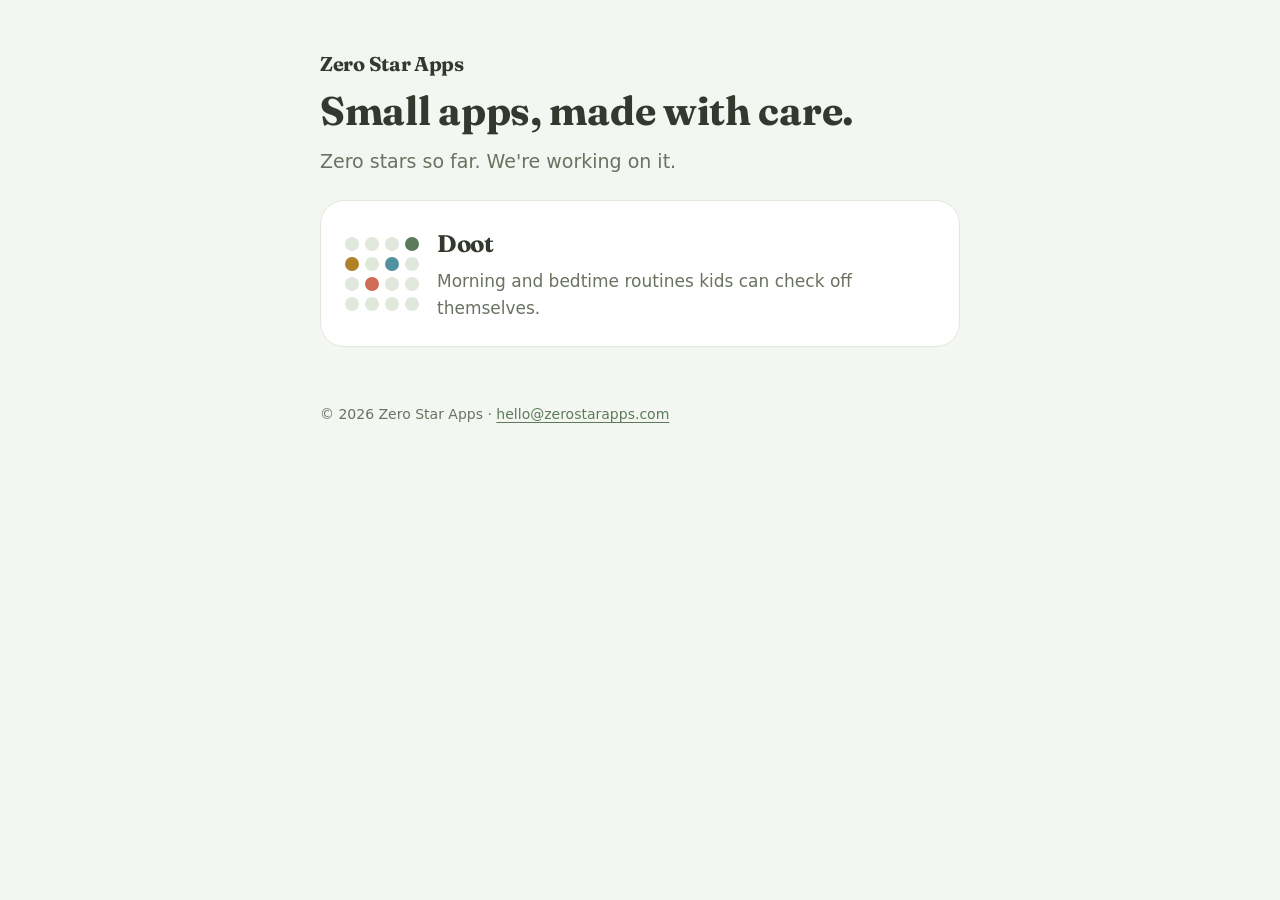
<file: index.html>
<!doctype html>
<html lang="en">
<head>
<meta charset="utf-8">
<meta name="viewport" content="width=device-width, initial-scale=1">
<link rel="preconnect" href="https://fonts.googleapis.com">
<link rel="preconnect" href="https://fonts.gstatic.com" crossorigin>
<link rel="stylesheet" href="https://fonts.googleapis.com/css2?family=Fraunces:opsz,wght@9..144,700&display=swap">
<link rel="stylesheet" href="/styles.css">
<title>Zero Star Apps</title>
<meta name="description" content="Small, thoughtful apps for everyday life.">
</head>
<body>
<main>
  <nav><a class="brand" href="/">Zero Star Apps</a></nav>
  <h1>Small apps, made with care.</h1>
  <p class="lead">Zero stars so far. We're working on it.</p>

  <a class="card app-row" href="/doot/">
    <div class="dots" aria-hidden="true">
      <span></span><span></span><span></span><span style="background:var(--primary)"></span>
      <span style="background:var(--gold)"></span><span></span><span style="background:var(--sky)"></span><span></span>
      <span></span><span style="background:var(--berry)"></span><span></span><span></span>
      <span></span><span></span><span></span><span></span>
    </div>
    <div>
      <h2>Doot</h2>
      <p class="muted" style="margin:4px 0 0">Morning and bedtime routines kids can check off themselves.</p>
    </div>
  </a>

  <footer>© 2026 Zero Star Apps · <a href="mailto:hello@zerostarapps.com">hello@zerostarapps.com</a></footer>
</main>
</body>
</html>
</file>
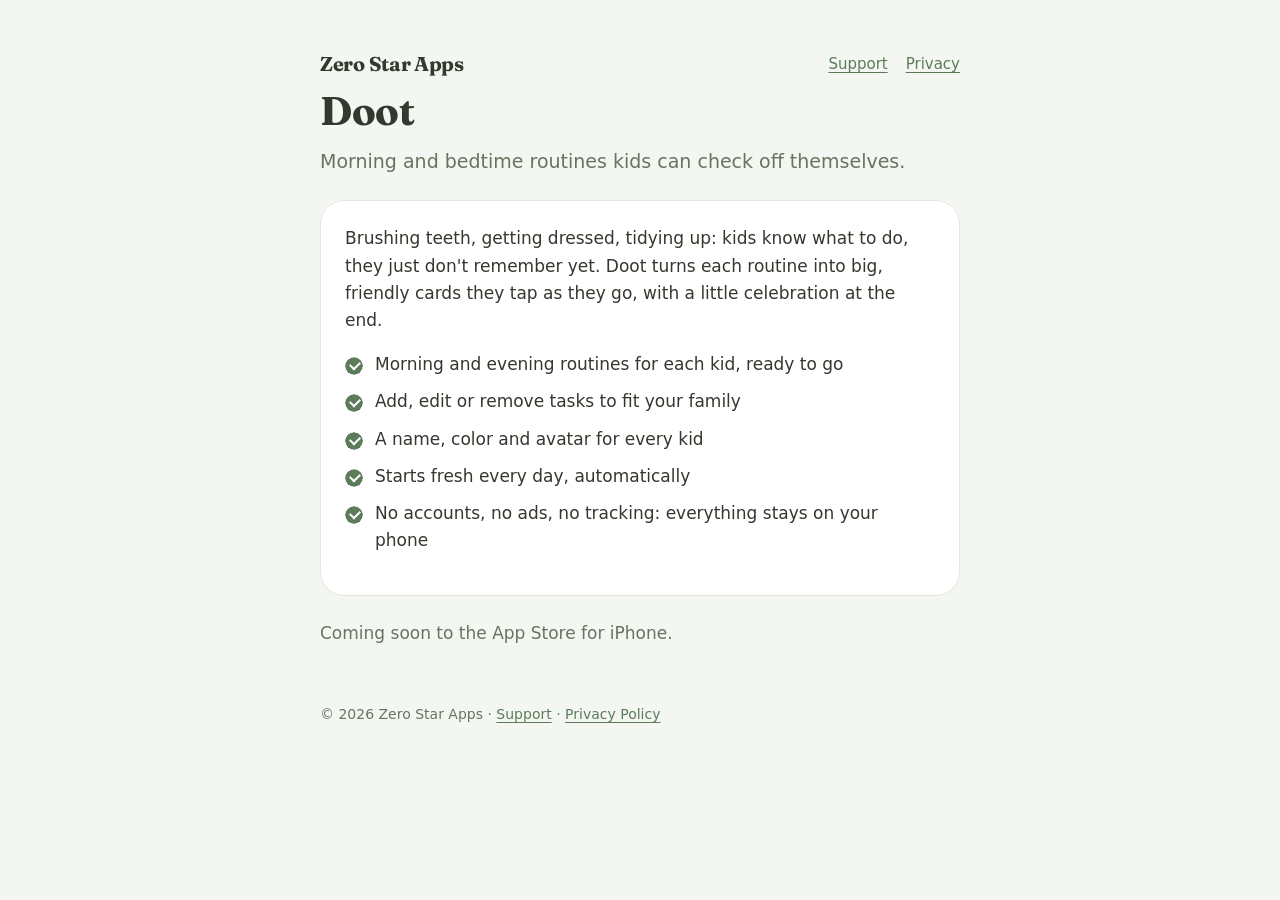
<file: doot/index.html>
<!doctype html>
<html lang="en">
<head>
<meta charset="utf-8">
<meta name="viewport" content="width=device-width, initial-scale=1">
<link rel="preconnect" href="https://fonts.googleapis.com">
<link rel="preconnect" href="https://fonts.gstatic.com" crossorigin>
<link rel="stylesheet" href="https://fonts.googleapis.com/css2?family=Fraunces:opsz,wght@9..144,700&display=swap">
<link rel="stylesheet" href="/styles.css">
<title>Doot — Kids' Routines</title>
<meta name="description" content="Doot turns morning and bedtime routines into a checklist kids can tap through themselves.">
</head>
<body>
<main>
  <nav><a class="brand" href="/">Zero Star Apps</a><a href="/doot/support/">Support</a><a href="/doot/privacy/">Privacy</a></nav>
  <h1>Doot</h1>
  <p class="lead">Morning and bedtime routines kids can check off themselves.</p>

  <div class="card">
    <p style="margin-top:0">Brushing teeth, getting dressed, tidying up: kids know what to do, they just don't remember yet. Doot turns each routine into big, friendly cards they tap as they go, with a little celebration at the end.</p>
    <ul class="checks">
      <li>Morning and evening routines for each kid, ready to go</li>
      <li>Add, edit or remove tasks to fit your family</li>
      <li>A name, color and avatar for every kid</li>
      <li>Starts fresh every day, automatically</li>
      <li>No accounts, no ads, no tracking: everything stays on your phone</li>
    </ul>
  </div>

  <p class="muted">Coming soon to the App Store for iPhone.</p>

  <footer>© 2026 Zero Star Apps · <a href="/doot/support/">Support</a> · <a href="/doot/privacy/">Privacy Policy</a></footer>
</main>
</body>
</html>
</file>
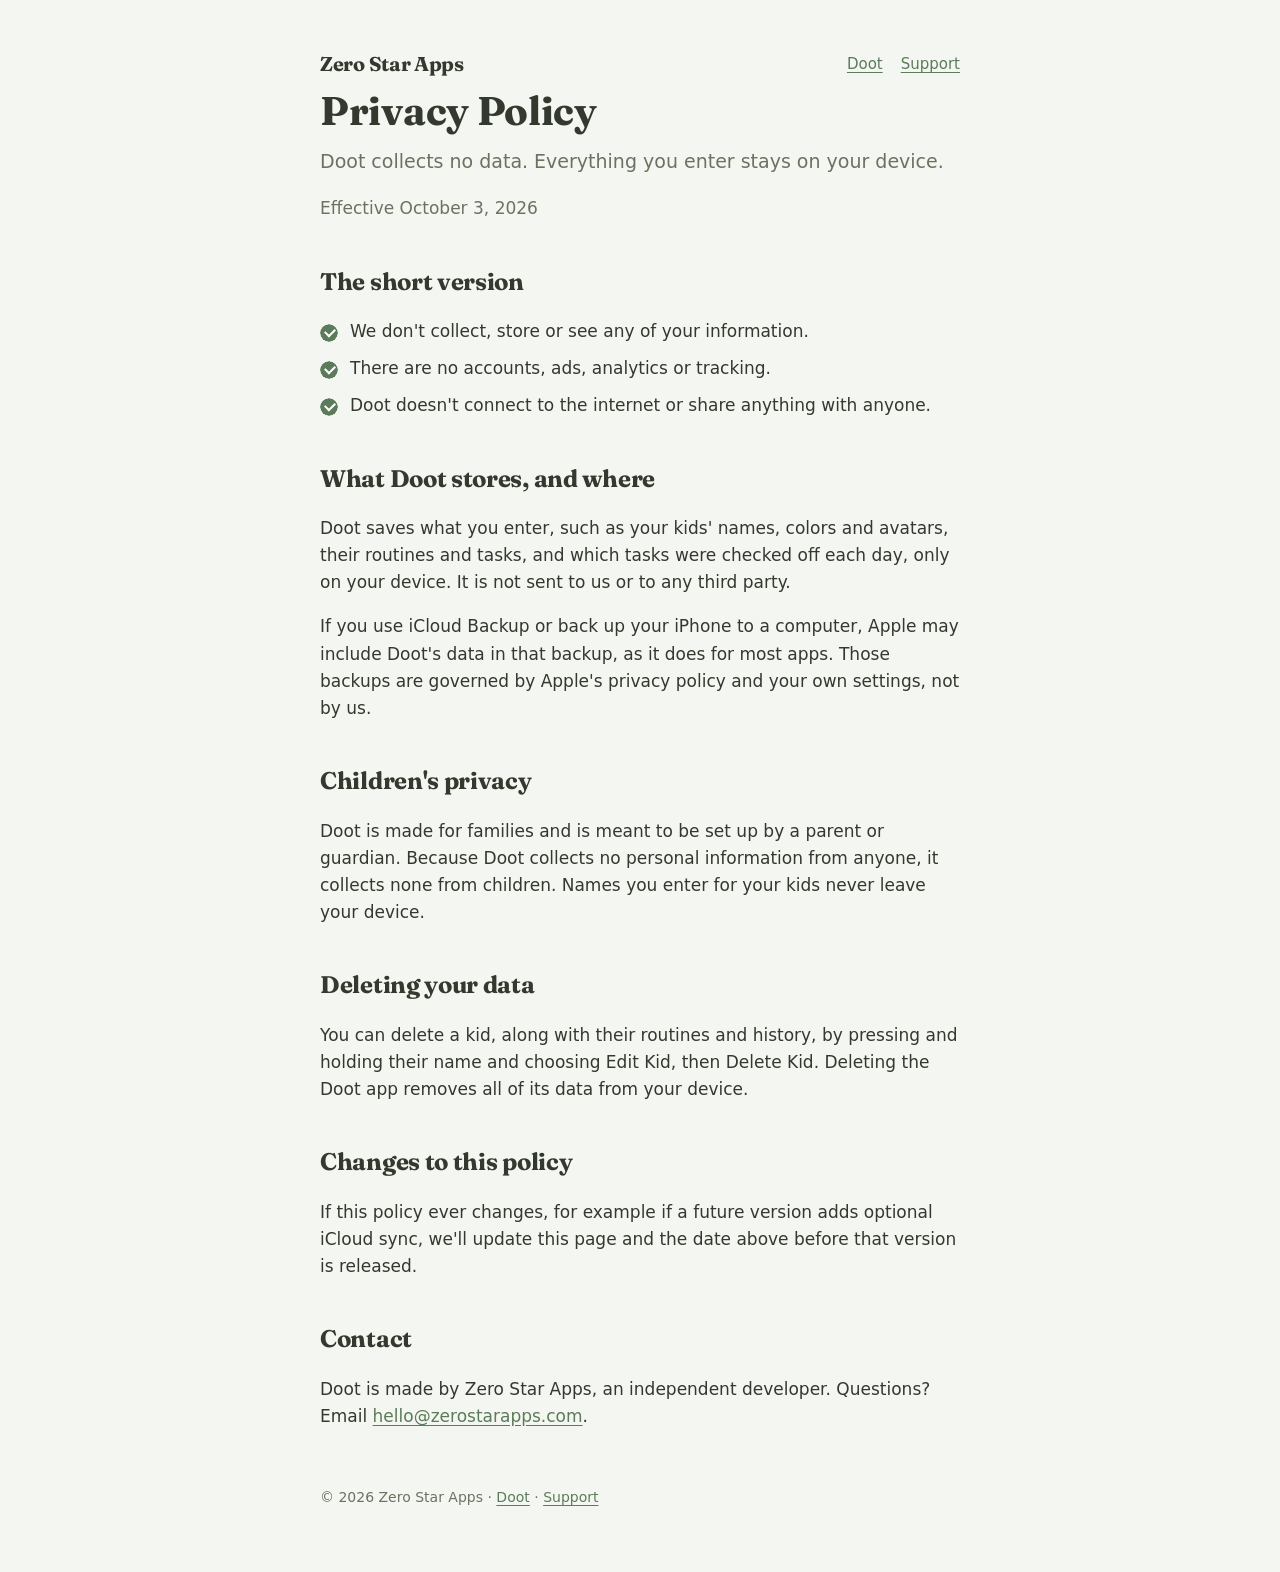
<file: doot/privacy/index.html>
<!doctype html>
<html lang="en">
<head>
<meta charset="utf-8">
<meta name="viewport" content="width=device-width, initial-scale=1">
<link rel="preconnect" href="https://fonts.googleapis.com">
<link rel="preconnect" href="https://fonts.gstatic.com" crossorigin>
<link rel="stylesheet" href="https://fonts.googleapis.com/css2?family=Fraunces:opsz,wght@9..144,700&display=swap">
<link rel="stylesheet" href="/styles.css">
<title>Doot Privacy Policy</title>
<meta name="description" content="Doot collects no data. Everything you enter stays on your device.">
</head>
<body>
<main>
  <nav><a class="brand" href="/">Zero Star Apps</a><a href="/doot/">Doot</a><a href="/doot/support/">Support</a></nav>
  <h1>Privacy Policy</h1>
  <p class="lead">Doot collects no data. Everything you enter stays on your device.</p>
  <p class="muted">Effective October 3, 2026</p>

  <h2>The short version</h2>
  <ul class="checks">
    <li>We don't collect, store or see any of your information.</li>
    <li>There are no accounts, ads, analytics or tracking.</li>
    <li>Doot doesn't connect to the internet or share anything with anyone.</li>
  </ul>

  <h2>What Doot stores, and where</h2>
  <p>Doot saves what you enter, such as your kids' names, colors and avatars, their routines and tasks, and which tasks were checked off each day, only on your device. It is not sent to us or to any third party.</p>
  <p>If you use iCloud Backup or back up your iPhone to a computer, Apple may include Doot's data in that backup, as it does for most apps. Those backups are governed by Apple's privacy policy and your own settings, not by us.</p>

  <h2>Children's privacy</h2>
  <p>Doot is made for families and is meant to be set up by a parent or guardian. Because Doot collects no personal information from anyone, it collects none from children. Names you enter for your kids never leave your device.</p>

  <h2>Deleting your data</h2>
  <p>You can delete a kid, along with their routines and history, by pressing and holding their name and choosing Edit Kid, then Delete Kid. Deleting the Doot app removes all of its data from your device.</p>

  <h2>Changes to this policy</h2>
  <p>If this policy ever changes, for example if a future version adds optional iCloud sync, we'll update this page and the date above before that version is released.</p>

  <h2>Contact</h2>
  <p>Doot is made by Zero Star Apps, an independent developer. Questions? Email <a href="mailto:hello@zerostarapps.com">hello@zerostarapps.com</a>.</p>

  <footer>© 2026 Zero Star Apps · <a href="/doot/">Doot</a> · <a href="/doot/support/">Support</a></footer>
</main>
</body>
</html>
</file>
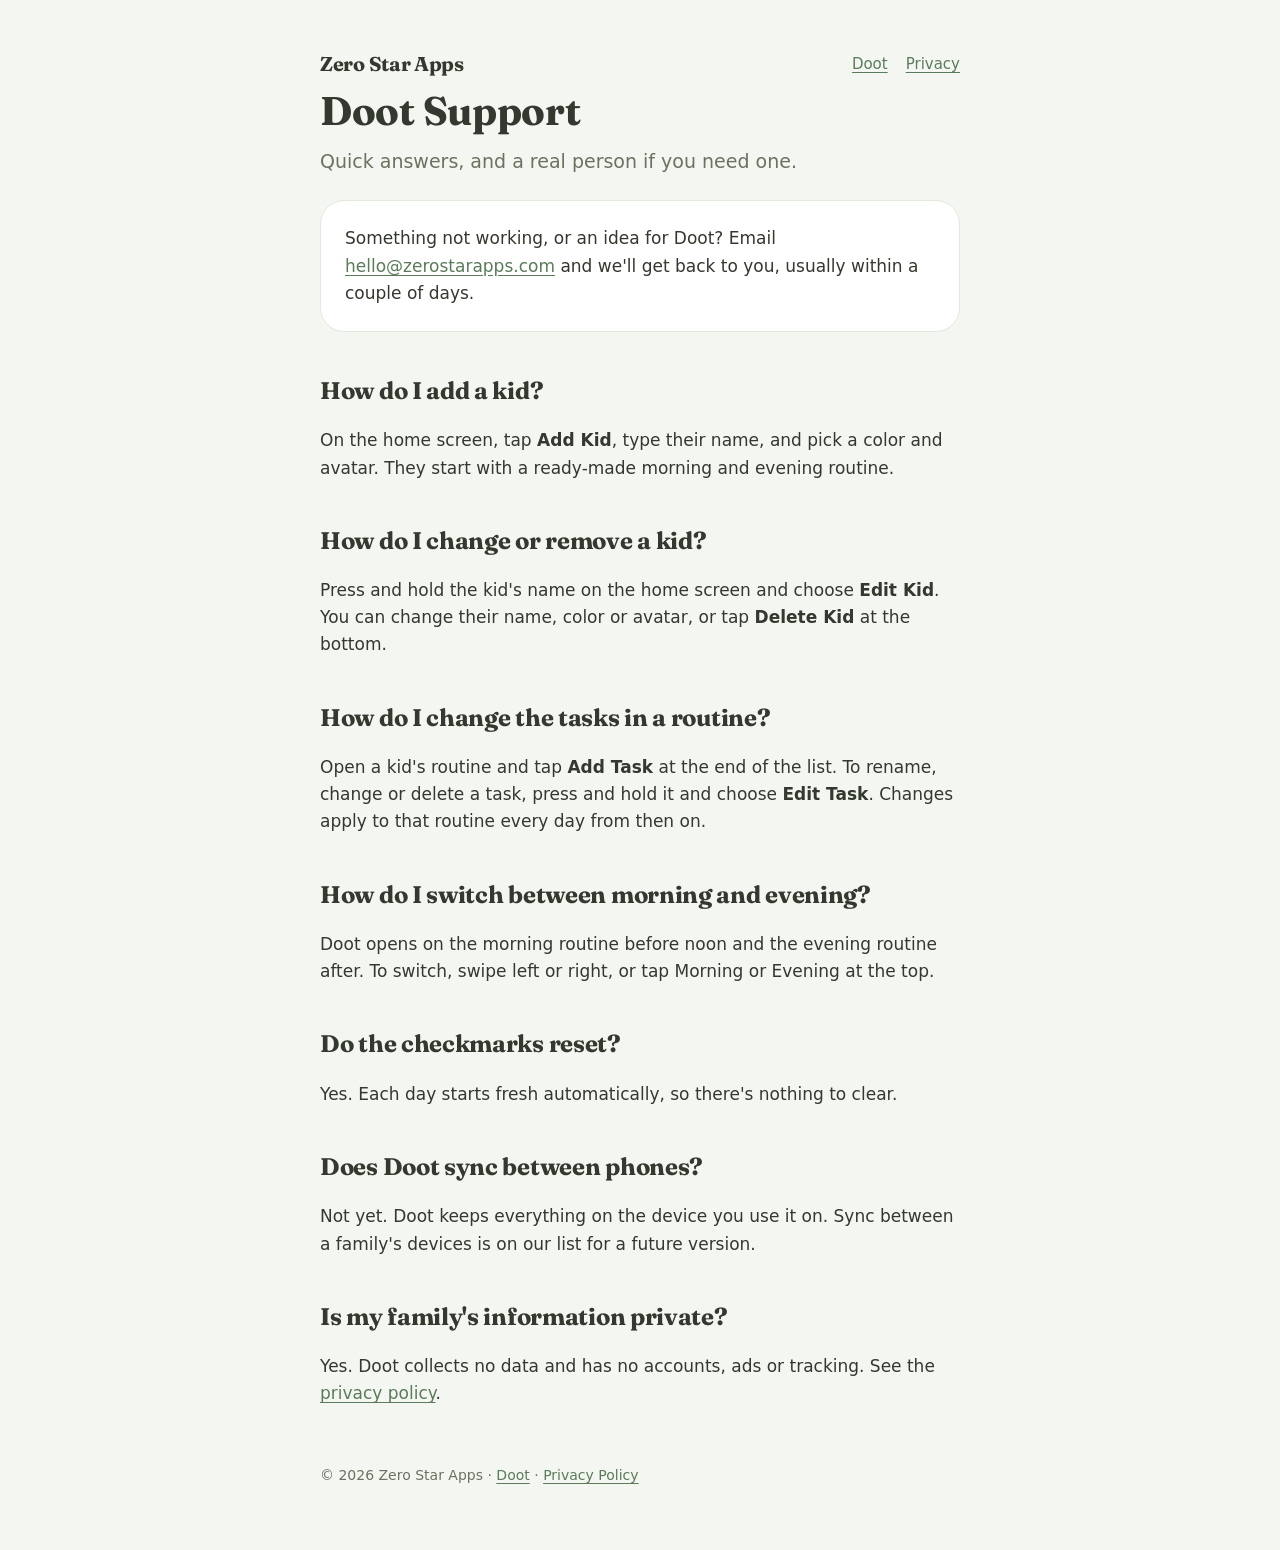
<file: doot/support/index.html>
<!doctype html>
<html lang="en">
<head>
<meta charset="utf-8">
<meta name="viewport" content="width=device-width, initial-scale=1">
<link rel="preconnect" href="https://fonts.googleapis.com">
<link rel="preconnect" href="https://fonts.gstatic.com" crossorigin>
<link rel="stylesheet" href="https://fonts.googleapis.com/css2?family=Fraunces:opsz,wght@9..144,700&display=swap">
<link rel="stylesheet" href="/styles.css">
<title>Doot Support</title>
<meta name="description" content="Help with Doot, the kids' routine checklist app.">
</head>
<body>
<main>
  <nav><a class="brand" href="/">Zero Star Apps</a><a href="/doot/">Doot</a><a href="/doot/privacy/">Privacy</a></nav>
  <h1>Doot Support</h1>
  <p class="lead">Quick answers, and a real person if you need one.</p>

  <div class="card">
    <p style="margin:0">Something not working, or an idea for Doot? Email <a href="mailto:hello@zerostarapps.com">hello@zerostarapps.com</a> and we'll get back to you, usually within a couple of days.</p>
  </div>

  <h2>How do I add a kid?</h2>
  <p>On the home screen, tap <strong>Add Kid</strong>, type their name, and pick a color and avatar. They start with a ready-made morning and evening routine.</p>

  <h2>How do I change or remove a kid?</h2>
  <p>Press and hold the kid's name on the home screen and choose <strong>Edit Kid</strong>. You can change their name, color or avatar, or tap <strong>Delete Kid</strong> at the bottom.</p>

  <h2>How do I change the tasks in a routine?</h2>
  <p>Open a kid's routine and tap <strong>Add Task</strong> at the end of the list. To rename, change or delete a task, press and hold it and choose <strong>Edit Task</strong>. Changes apply to that routine every day from then on.</p>

  <h2>How do I switch between morning and evening?</h2>
  <p>Doot opens on the morning routine before noon and the evening routine after. To switch, swipe left or right, or tap Morning or Evening at the top.</p>

  <h2>Do the checkmarks reset?</h2>
  <p>Yes. Each day starts fresh automatically, so there's nothing to clear.</p>

  <h2>Does Doot sync between phones?</h2>
  <p>Not yet. Doot keeps everything on the device you use it on. Sync between a family's devices is on our list for a future version.</p>

  <h2>Is my family's information private?</h2>
  <p>Yes. Doot collects no data and has no accounts, ads or tracking. See the <a href="/doot/privacy/">privacy policy</a>.</p>

  <footer>© 2026 Zero Star Apps · <a href="/doot/">Doot</a> · <a href="/doot/privacy/">Privacy Policy</a></footer>
</main>
</body>
</html>
</file>
<file: styles.css>
/* Zero Star Apps — Meadow palette, same tokens as the Doot app */
:root {
  --bg: #F4F7F1;
  --card: #FFFFFF;
  --border: #E1E8DC;
  --text: #33392E;
  --muted: #6A7261;
  --primary: #5B7B5A;
  --sky: #52919F;
  --berry: #CF6C56;
  --gold: #B28029;
}
* { box-sizing: border-box; }
html { -webkit-text-size-adjust: 100%; }
body {
  margin: 0;
  background: var(--bg);
  color: var(--text);
  font: 17px/1.6 -apple-system, BlinkMacSystemFont, "SF Pro Text", system-ui, sans-serif;
}
main { max-width: 680px; margin: 0 auto; padding: 48px 20px 64px; }
h1, h2, .brand { font-family: "Fraunces", Georgia, serif; font-weight: 700; letter-spacing: -0.3px; }
h1 { font-size: 40px; line-height: 1.15; margin: 8px 0 12px; }
h2 { font-size: 24px; margin: 40px 0 8px; }
p, li { color: var(--text); }
.lead { font-size: 19px; color: var(--muted); margin-top: 0; }
.muted { color: var(--muted); }
a { color: var(--primary); text-underline-offset: 3px; }
nav { display: flex; gap: 18px; align-items: center; font-size: 15px; }
nav .brand { font-size: 20px; color: var(--text); text-decoration: none; margin-right: auto; }
.card {
  background: var(--card);
  border: 1px solid var(--border);
  border-radius: 24px;
  padding: 24px;
  margin: 24px 0;
}
.app-row { display: flex; gap: 18px; align-items: center; text-decoration: none; color: inherit; }
.app-row img { width: 72px; height: 72px; border-radius: 17px; flex-shrink: 0; }
.app-row h2 { margin: 0; }
.dots { display: grid; grid-template-columns: repeat(4, 14px); gap: 6px; }
.dots span { width: 14px; height: 14px; border-radius: 50%; background: var(--border); }
ul.checks { list-style: none; padding: 0; }
ul.checks li { padding-left: 30px; position: relative; margin: 10px 0; }
ul.checks li::before {
  content: ""; position: absolute; left: 0; top: 6px;
  width: 18px; height: 18px; border-radius: 50%; background: var(--primary);
  -webkit-mask: url("data:image/svg+xml,%3Csvg xmlns='http://www.w3.org/2000/svg' viewBox='0 0 24 24'%3E%3Ccircle cx='12' cy='12' r='12'/%3E%3C/svg%3E");
}
ul.checks li::after {
  content: ""; position: absolute; left: 5px; top: 10px; width: 8px; height: 5px;
  border-left: 2px solid #fff; border-bottom: 2px solid #fff; transform: rotate(-45deg);
}
.button {
  display: inline-block; background: var(--primary); color: #FAF7EF; text-decoration: none;
  font-weight: 600; padding: 14px 28px; border-radius: 999px;
}
footer { margin-top: 56px; font-size: 14px; color: var(--muted); }
@media (max-width: 480px) { h1 { font-size: 32px; } main { padding-top: 32px; } }
</file>
